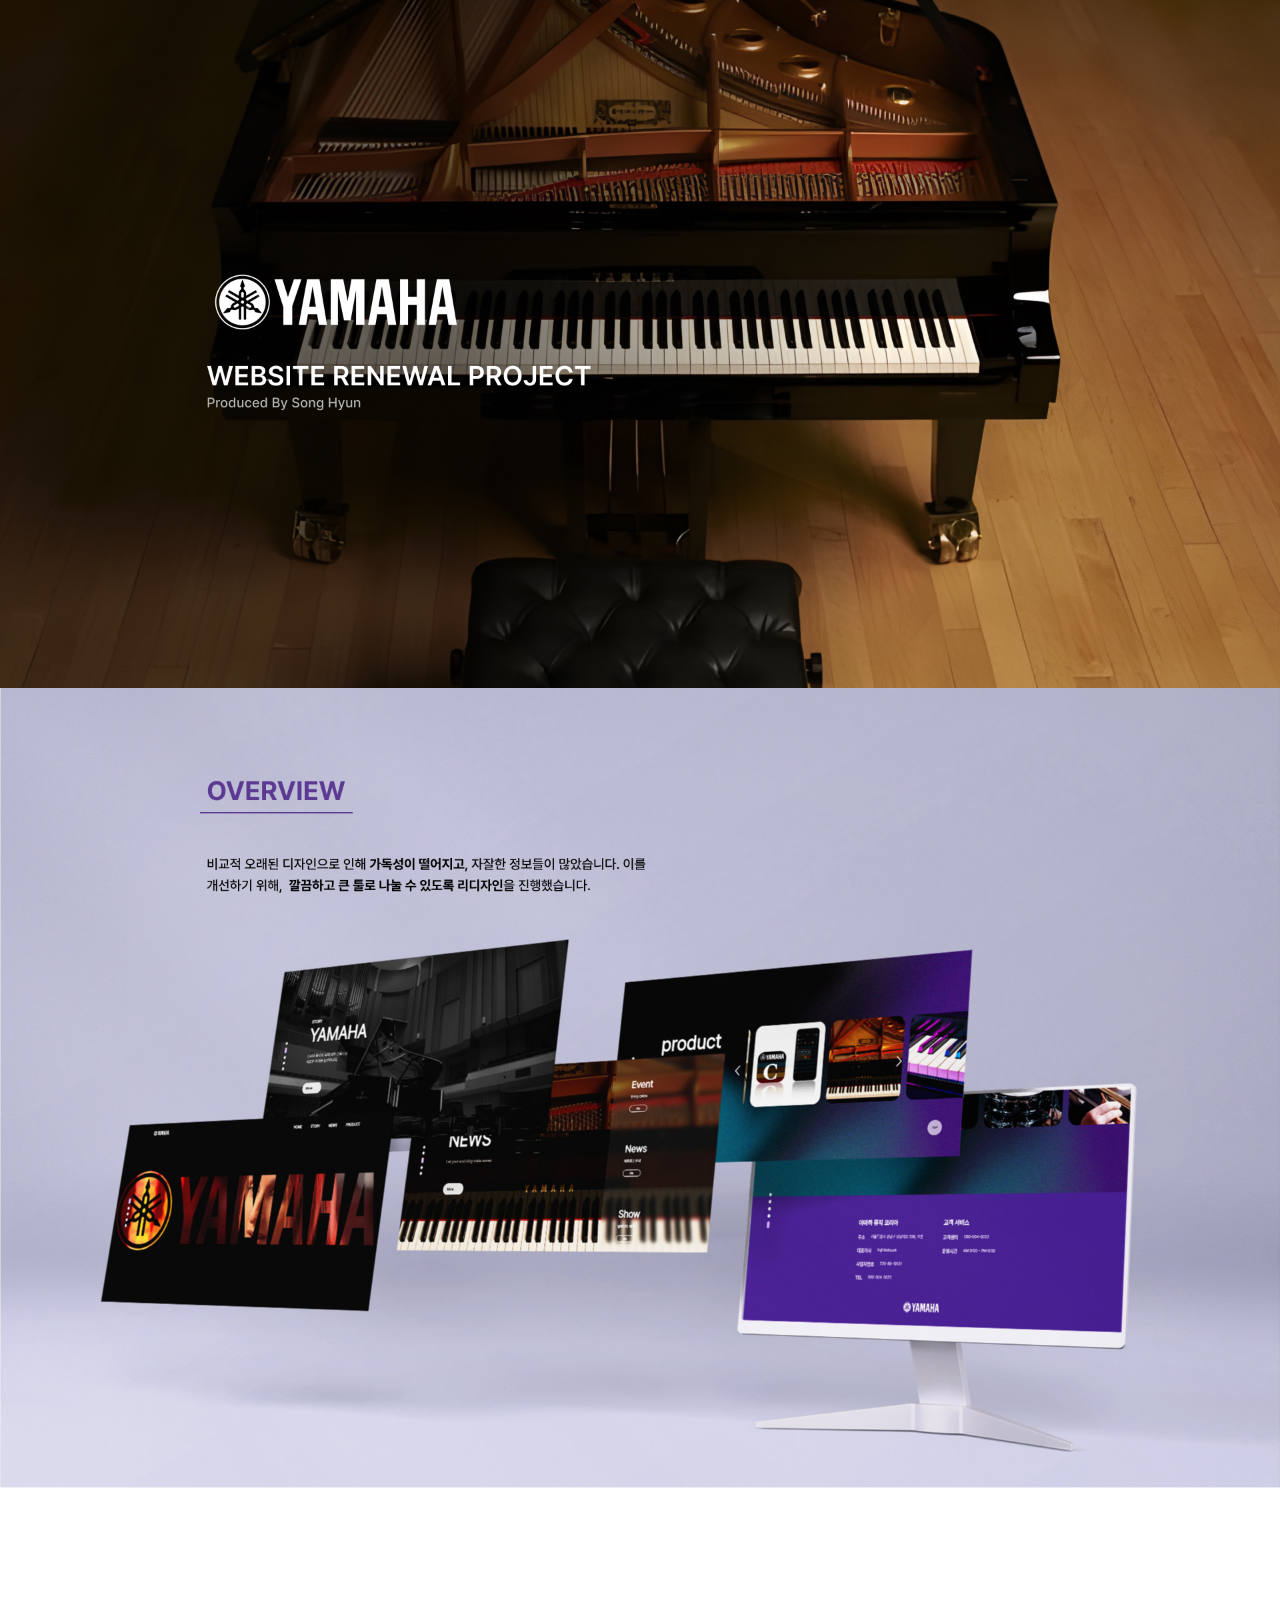
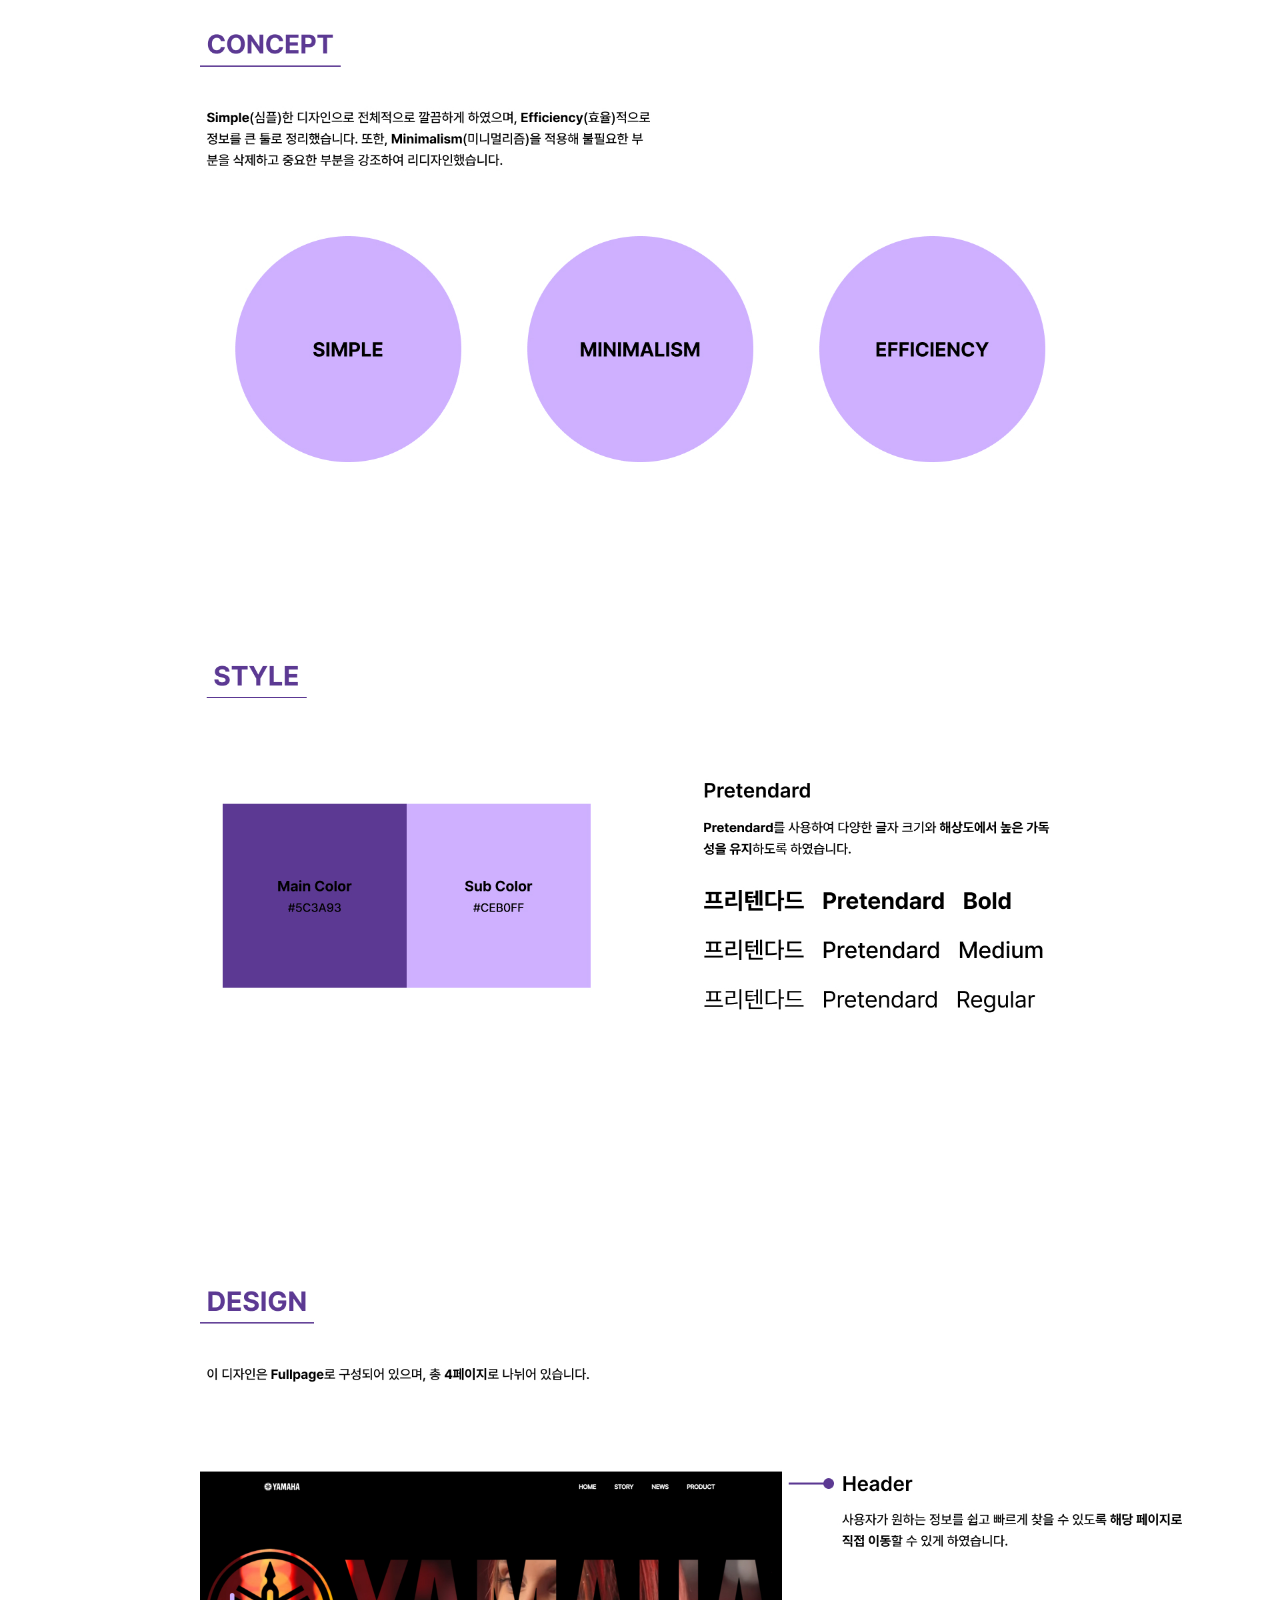
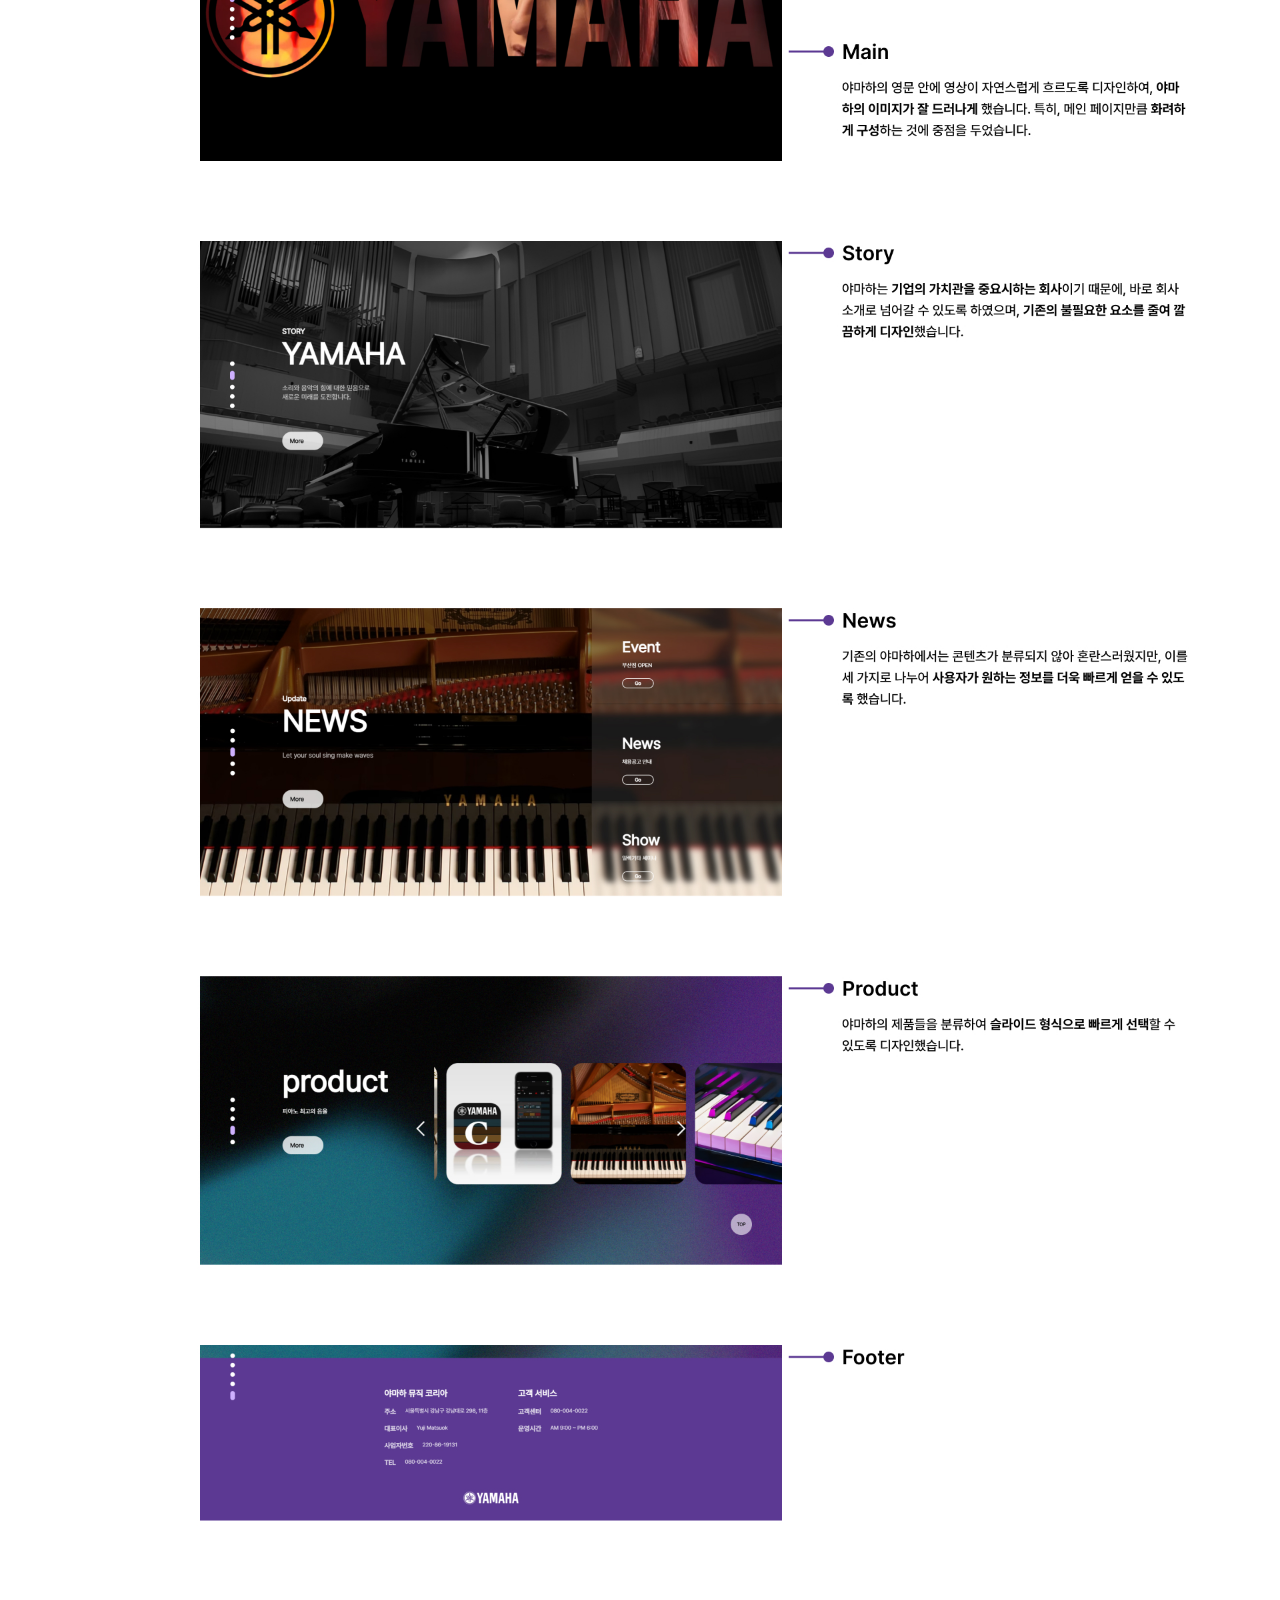
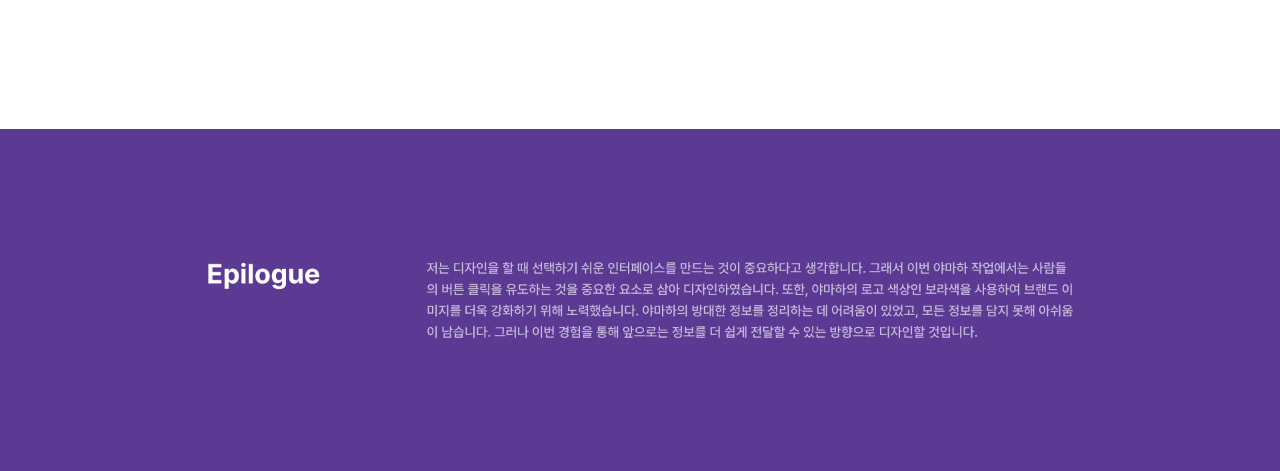
<file: procese/Process-1.html>
<!DOCTYPE html>
<html lang="ko">
  <head>
    <meta charset="UTF-8" />
    <meta name="viewport" content="width=device-width, initial-scale=1.0" />

    <link
      rel="shortcut icon"
      href="./pro-img/yamaha-logo-s.png"
      type="image/x-icon"
    />
    <title>Yamaha Process</title>

    <link rel="stylesheet" href="../css/reset.css" />

    <style>
      img {
        max-width: 100%;
      }

      .project4 {
        width: 100%;
        height: 100%;
      }
    </style>
  </head>
  <body>
    <div class="project4">
      <figure>
        <img
          src="./pro-img/yamaha Process.jpg"
          alt="야마하 프로세스
        "
        />
      </figure>
    </div>
  </body>
</html>
</file>
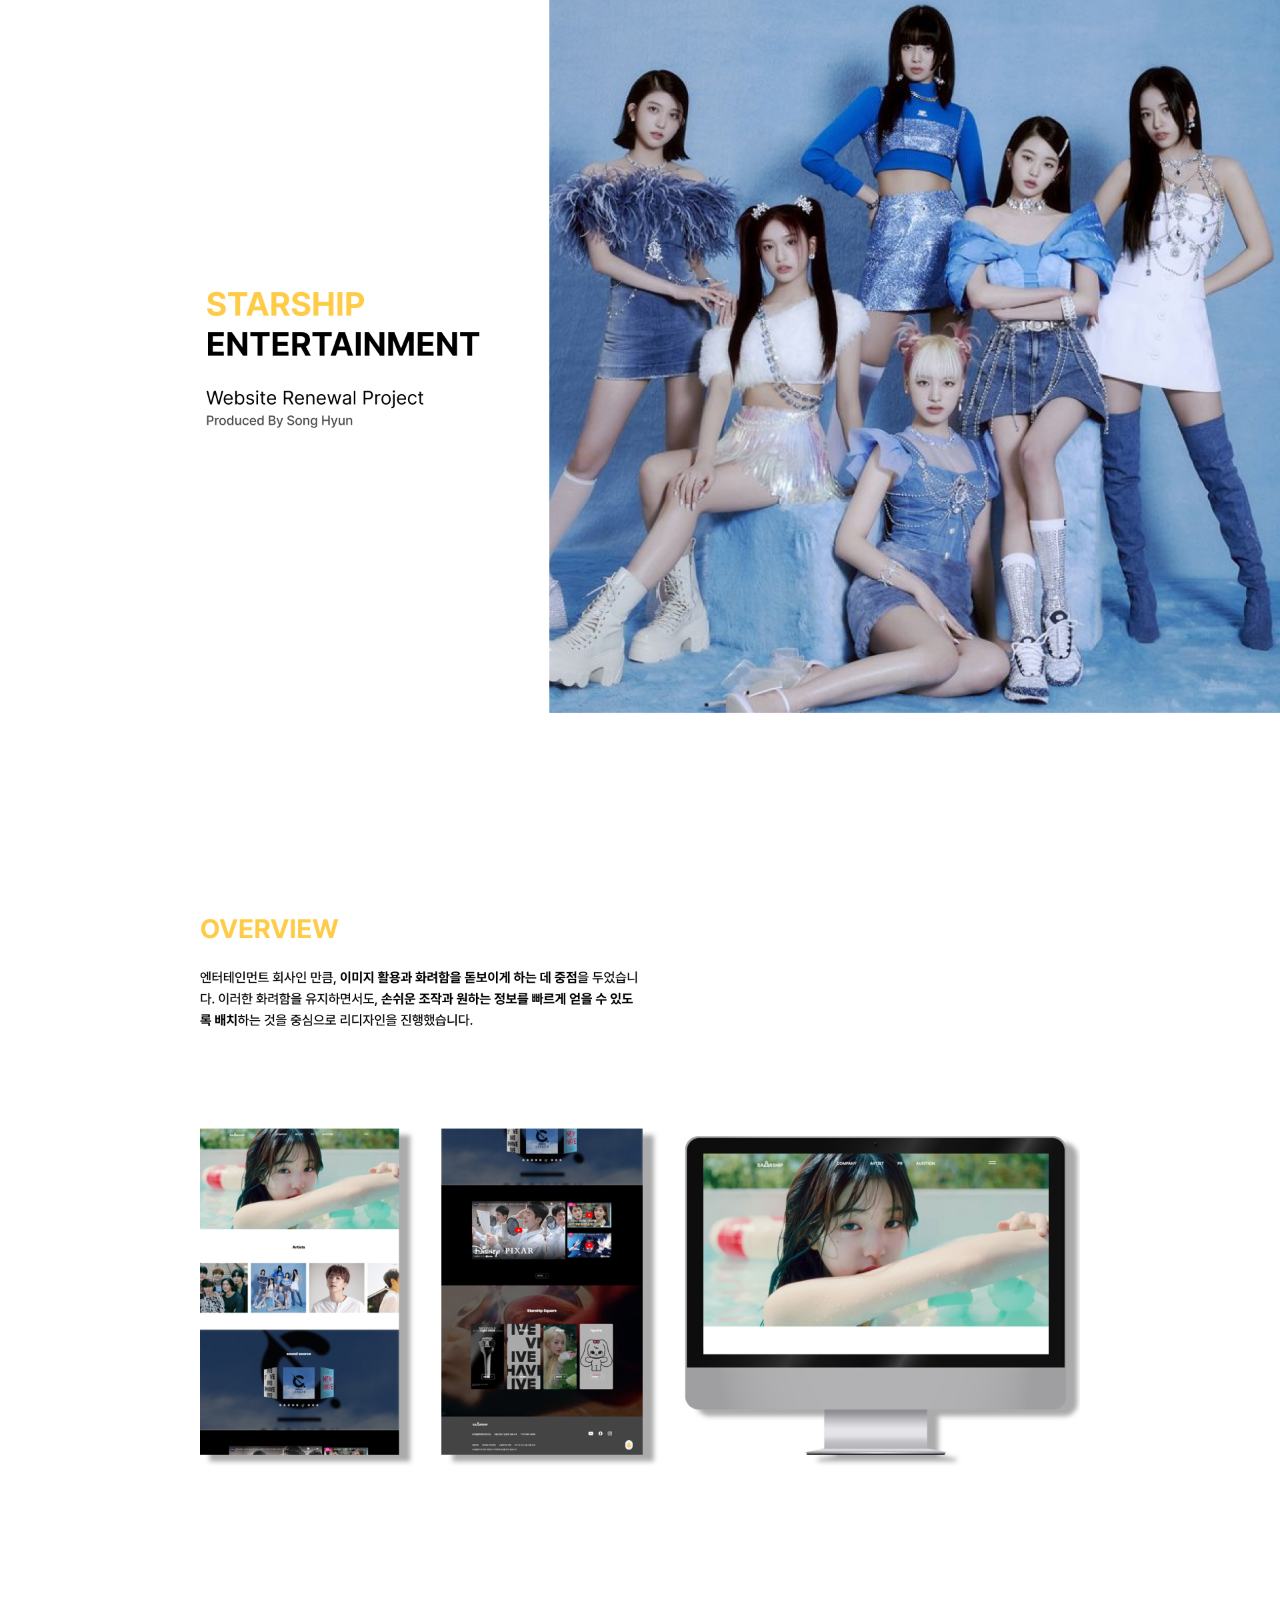
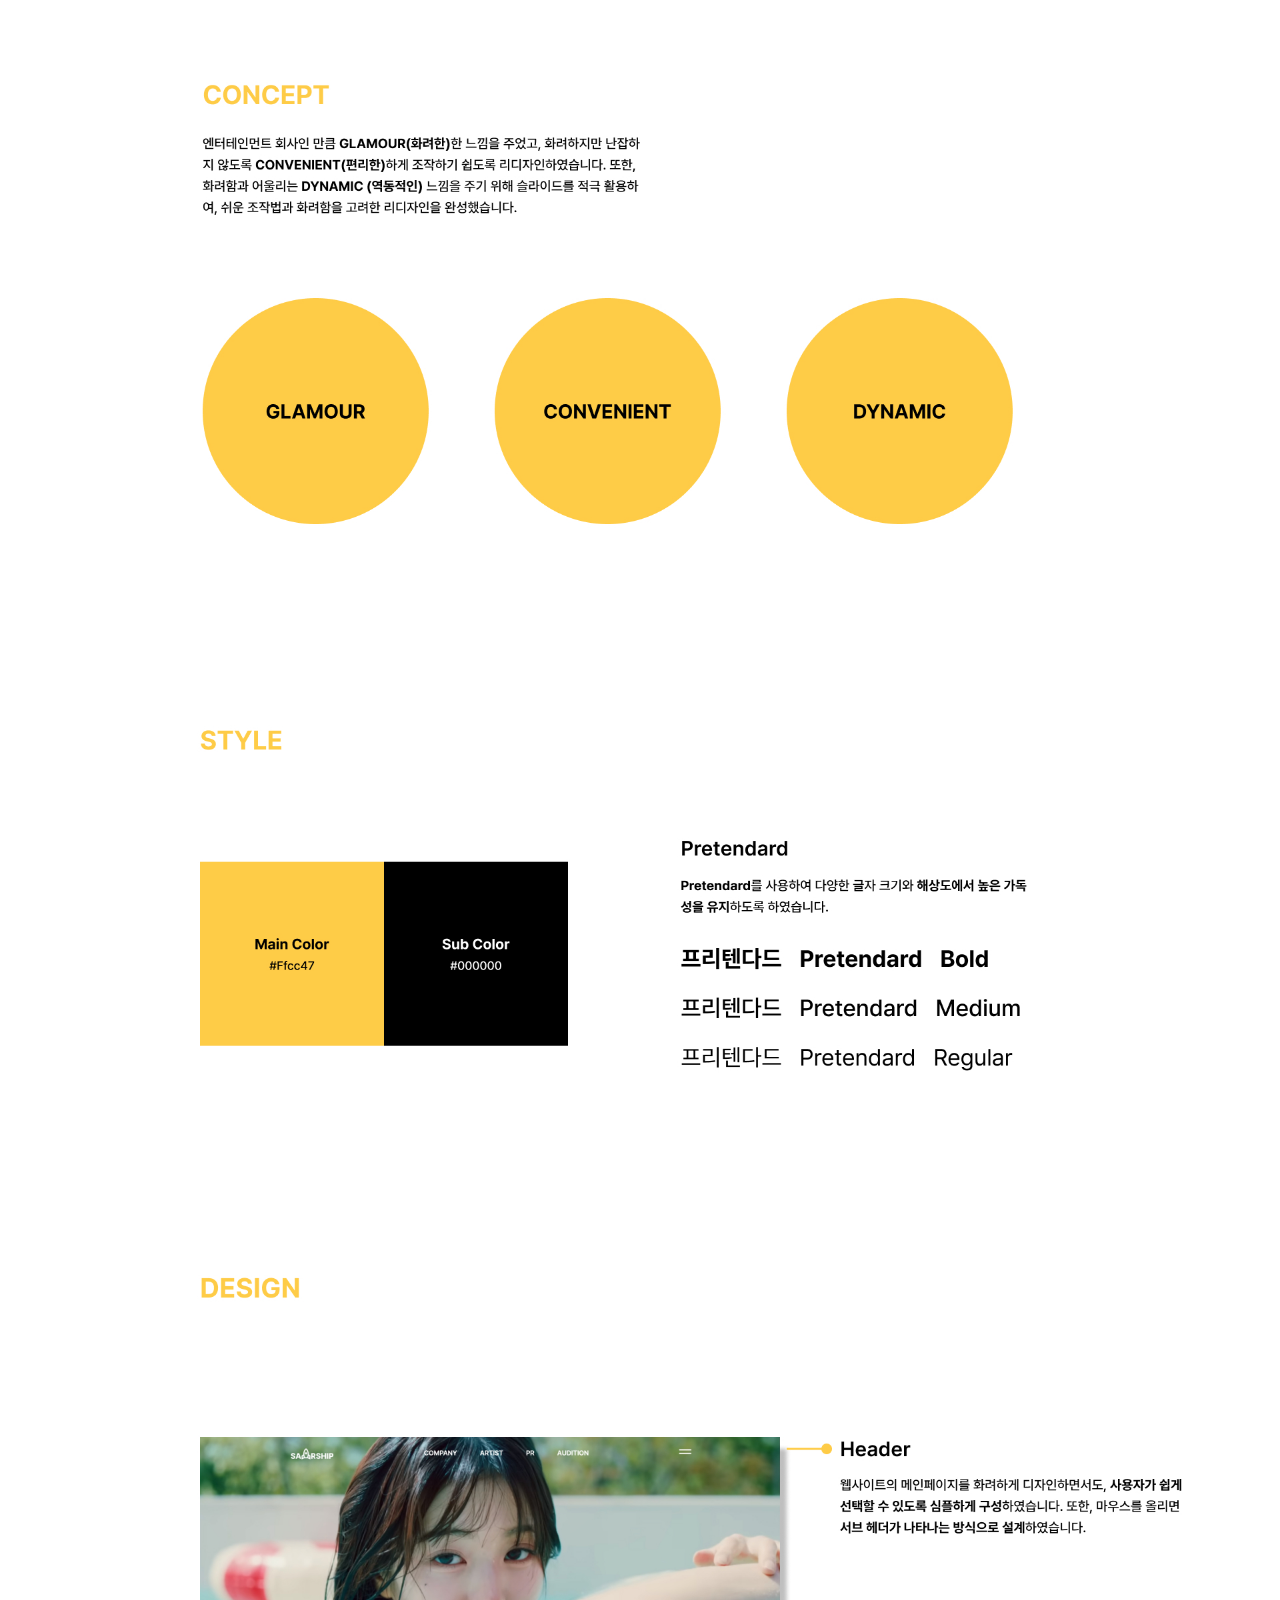
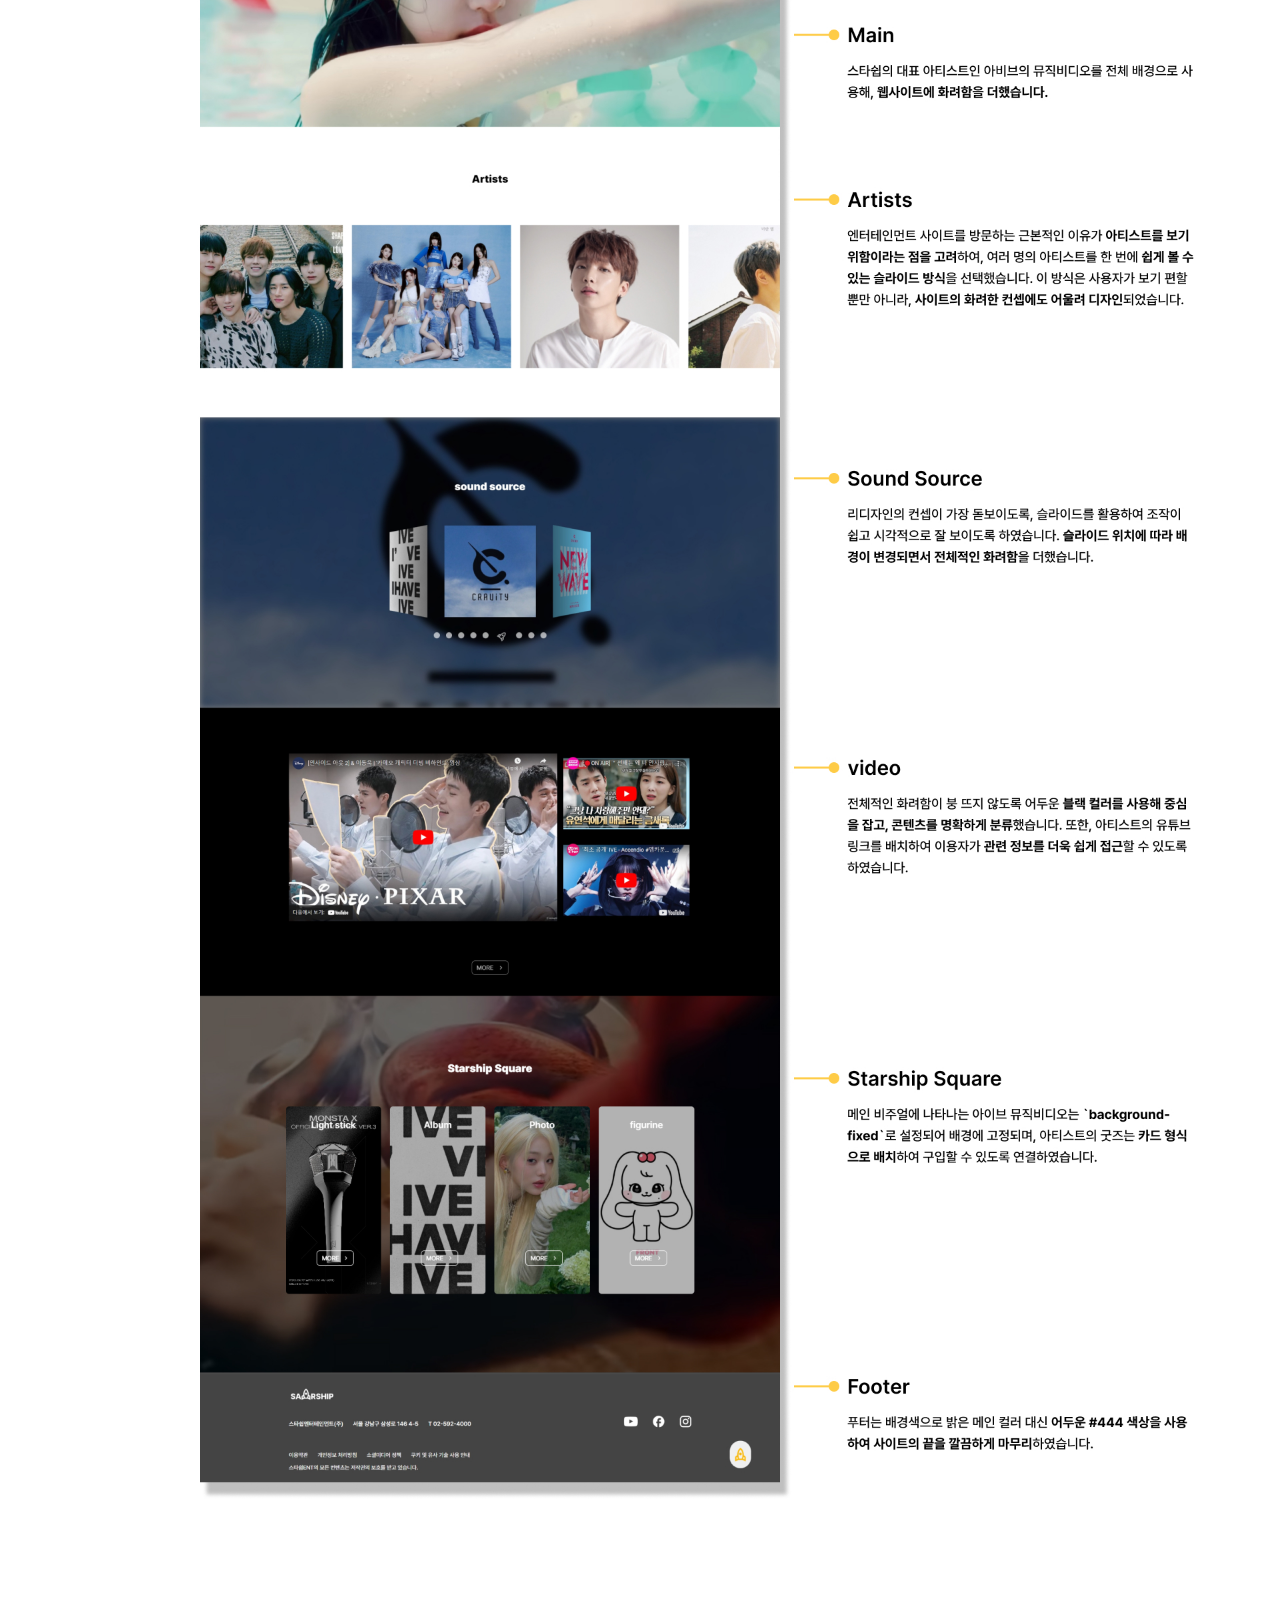
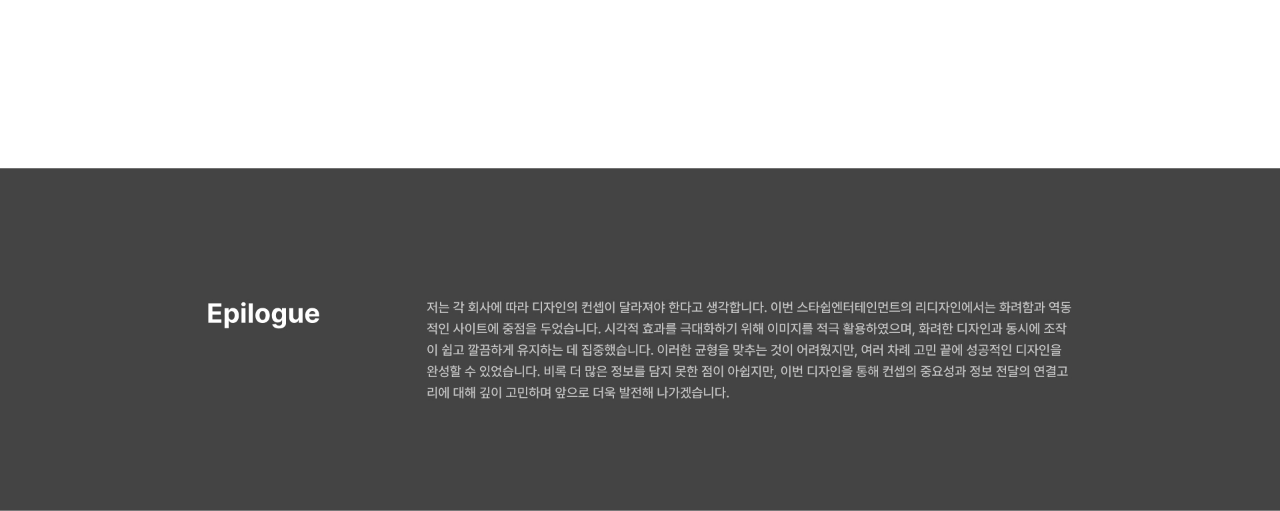
<file: procese/project2.html>
<!DOCTYPE html>
<html lang="ko">
  <head>
    <meta charset="UTF-8" />
    <meta name="viewport" content="width=device-width, initial-scale=1.0" />

    <link
      rel="shortcut icon"
      href="./pro-img/starship-logo.svg"
      type="image/x-icon"
    />
    <title>Yamaha Process</title>

    <link rel="stylesheet" href="../css/reset.css" />

    <style>
      img {
        max-width: 100%;
      }

      .project4 {
        width: 100%;
        height: 100%;
      }
    </style>
  </head>
  <body>
    <div class="project4">
      <figure>
        <img
          src="./pro-img/starship-process.jpg"
          alt="야마하 프로세스
        "
        />
      </figure>
    </div>
  </body>
</html>
</file>
